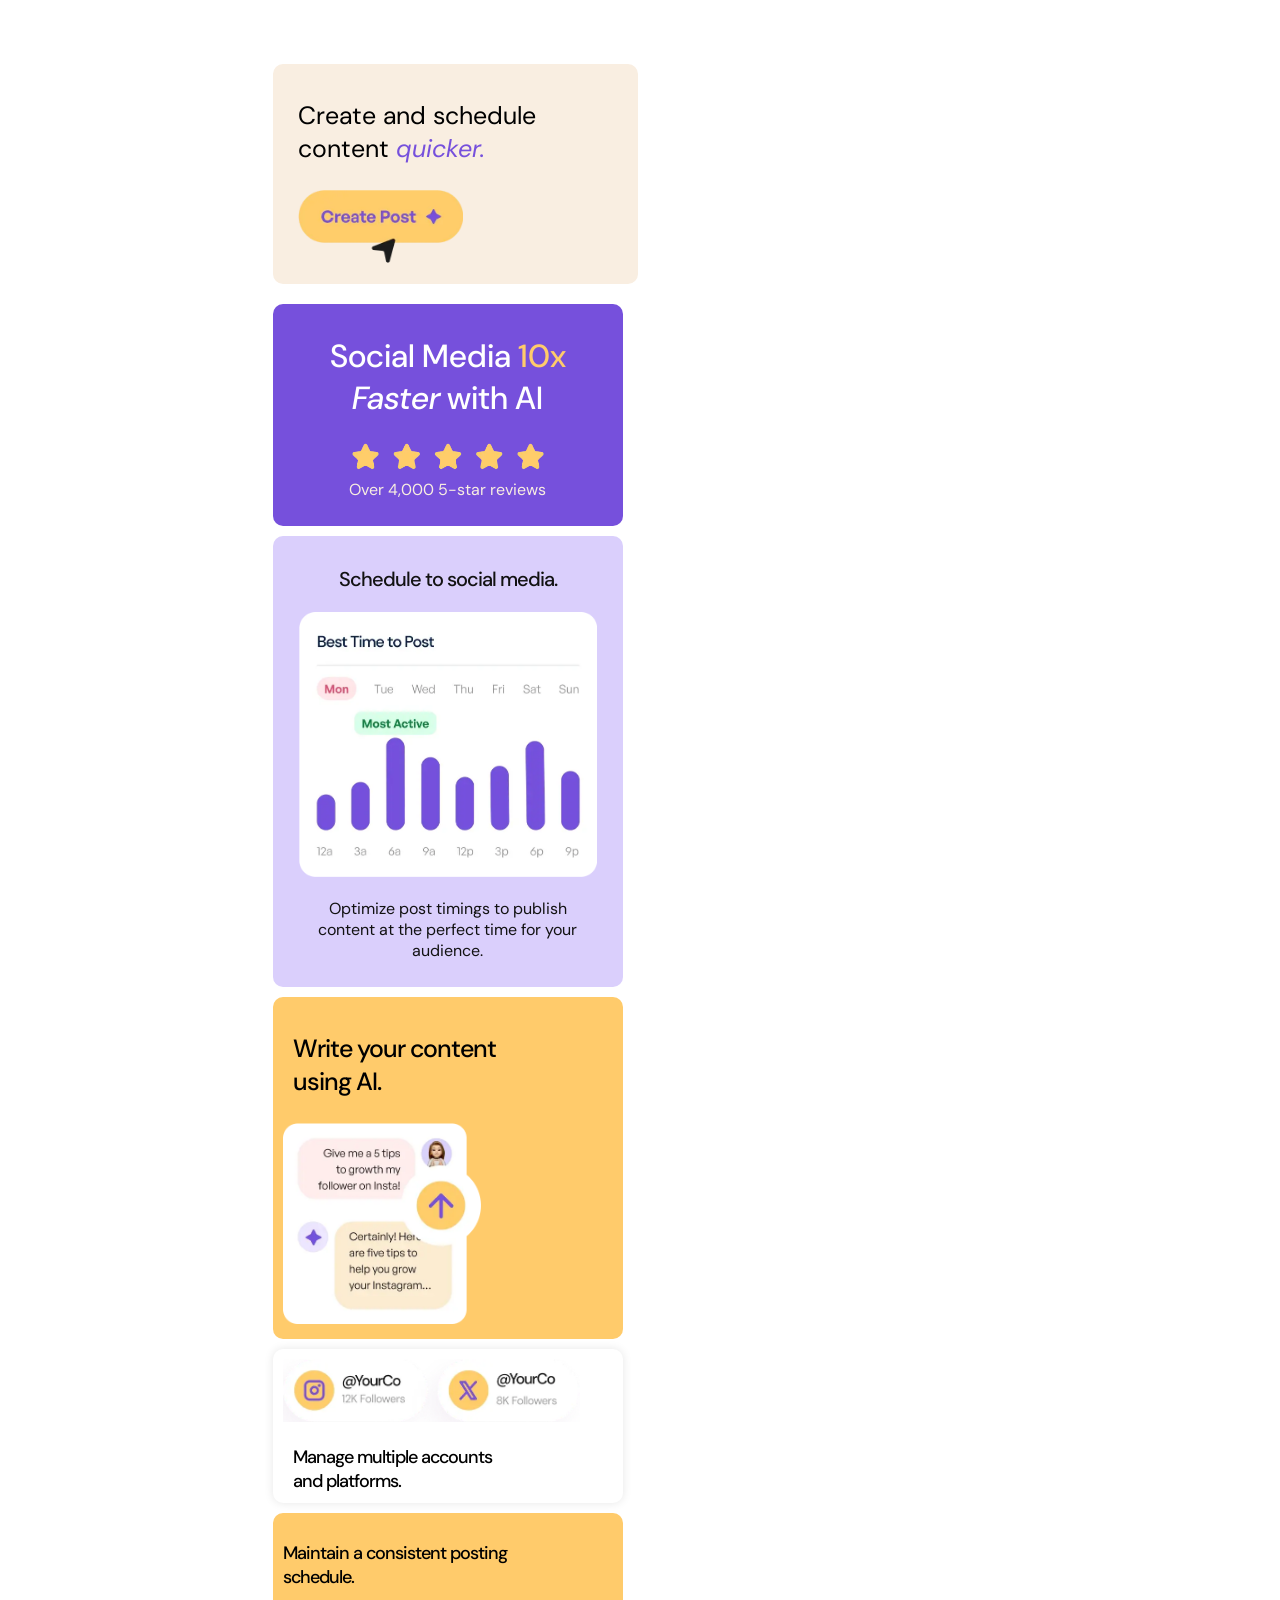
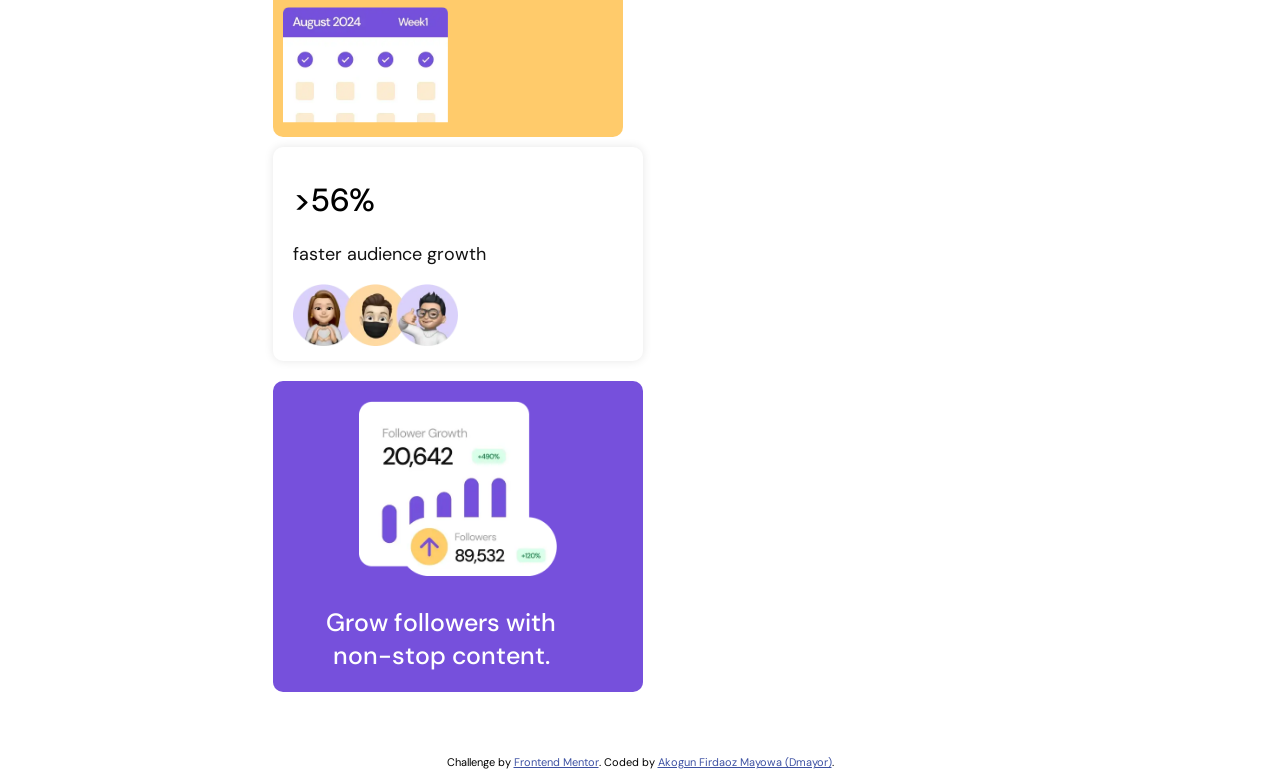
<file: index.html>
<!DOCTYPE html>
<html lang="en">
<head>
  <meta charset="UTF-8">
  <meta name="viewport" content="width=device-width, initial-scale=1.0"> <!-- displays site properly based on user's device -->
   <link rel="preconnect" href="https://fonts.googleapis.com">
<link rel="preconnect" href="https://fonts.gstatic.com" crossorigin>
<link href="https://fonts.googleapis.com/css2?family=DM+Sans:ital,opsz,wght@0,9..40,100..1000;1,9..40,100..1000&family=Roboto:ital,wght@0,100..900;1,100..900&display=swap" rel="stylesheet">
  <link rel="icon" type="image/png" sizes="32x32" href="./assets/images/favicon-32x32.png">
  <link rel="stylesheet" href="style.css">
  <title>Frontend Mentor | Bento grid</title>
  <!-- Feel free to remove these styles or customise in your own stylesheet 👍 -->
</head>
<body>
  <div class="wrapper">
  <div class="all">
    <div class="create">
      <p> Create and schedule content <span class="content"> quicker.</span> </p>
    <img src="images/illustration-create-post.webp">
  </div>
<div class="media">
 <h1 class="social"> Social Media <span class="x">10x</span> <span class="faster"> Faster</span>  with AI </h1>
 <img src="images/illustration-five-stars.webp">
 <p class="over"> Over 4,000 5-star reviews</p>
 </div>
 <div class="schedule">
  <p class="schedulep"> Schedule to social media.</p>
  <img src="images/illustration-schedule-posts.webp">
    <p class="optimize"> Optimize post timings to publish content at the perfect time for your audience.</p>
  </div>
  <div class="write">
    <p> Write your content using AI.</p>
    <img src="images/illustration-ai-content.webp">
  </div>
  <div class="multiple-accounts"> 
  <img src="images/illustration-multiple-platforms.webp">
  <p class="manage"> Manage multiple accounts and platforms.</p>
  </div>
  <div class="maintain">
  <p class="consistent"> Maintain a consistent posting schedule.</p>
  <img src="images/illustration-consistent-schedule.webp">
  </div>
  <div class="fast">
  <h1 class="percent"> >56% </h1>
  <p class="audience"> faster audience growth</p>
  <img src="images/illustration-audience-growth.webp">
    </div>
  <div class="grow">
    <img src="images/illustration-grow-followers.webp">
  <p class="followers"> Grow followers with non-stop content.</p>
  </div>
  </div>
<footer class="attribution">
    Challenge by <a href="https://www.frontendmentor.io?ref=challenge">Frontend Mentor</a>. 
    Coded by <a href="#">Akogun Firdaoz Mayowa (Dmayor)</a>.
  </footer>
  </div>
</body>
</html>
</file>
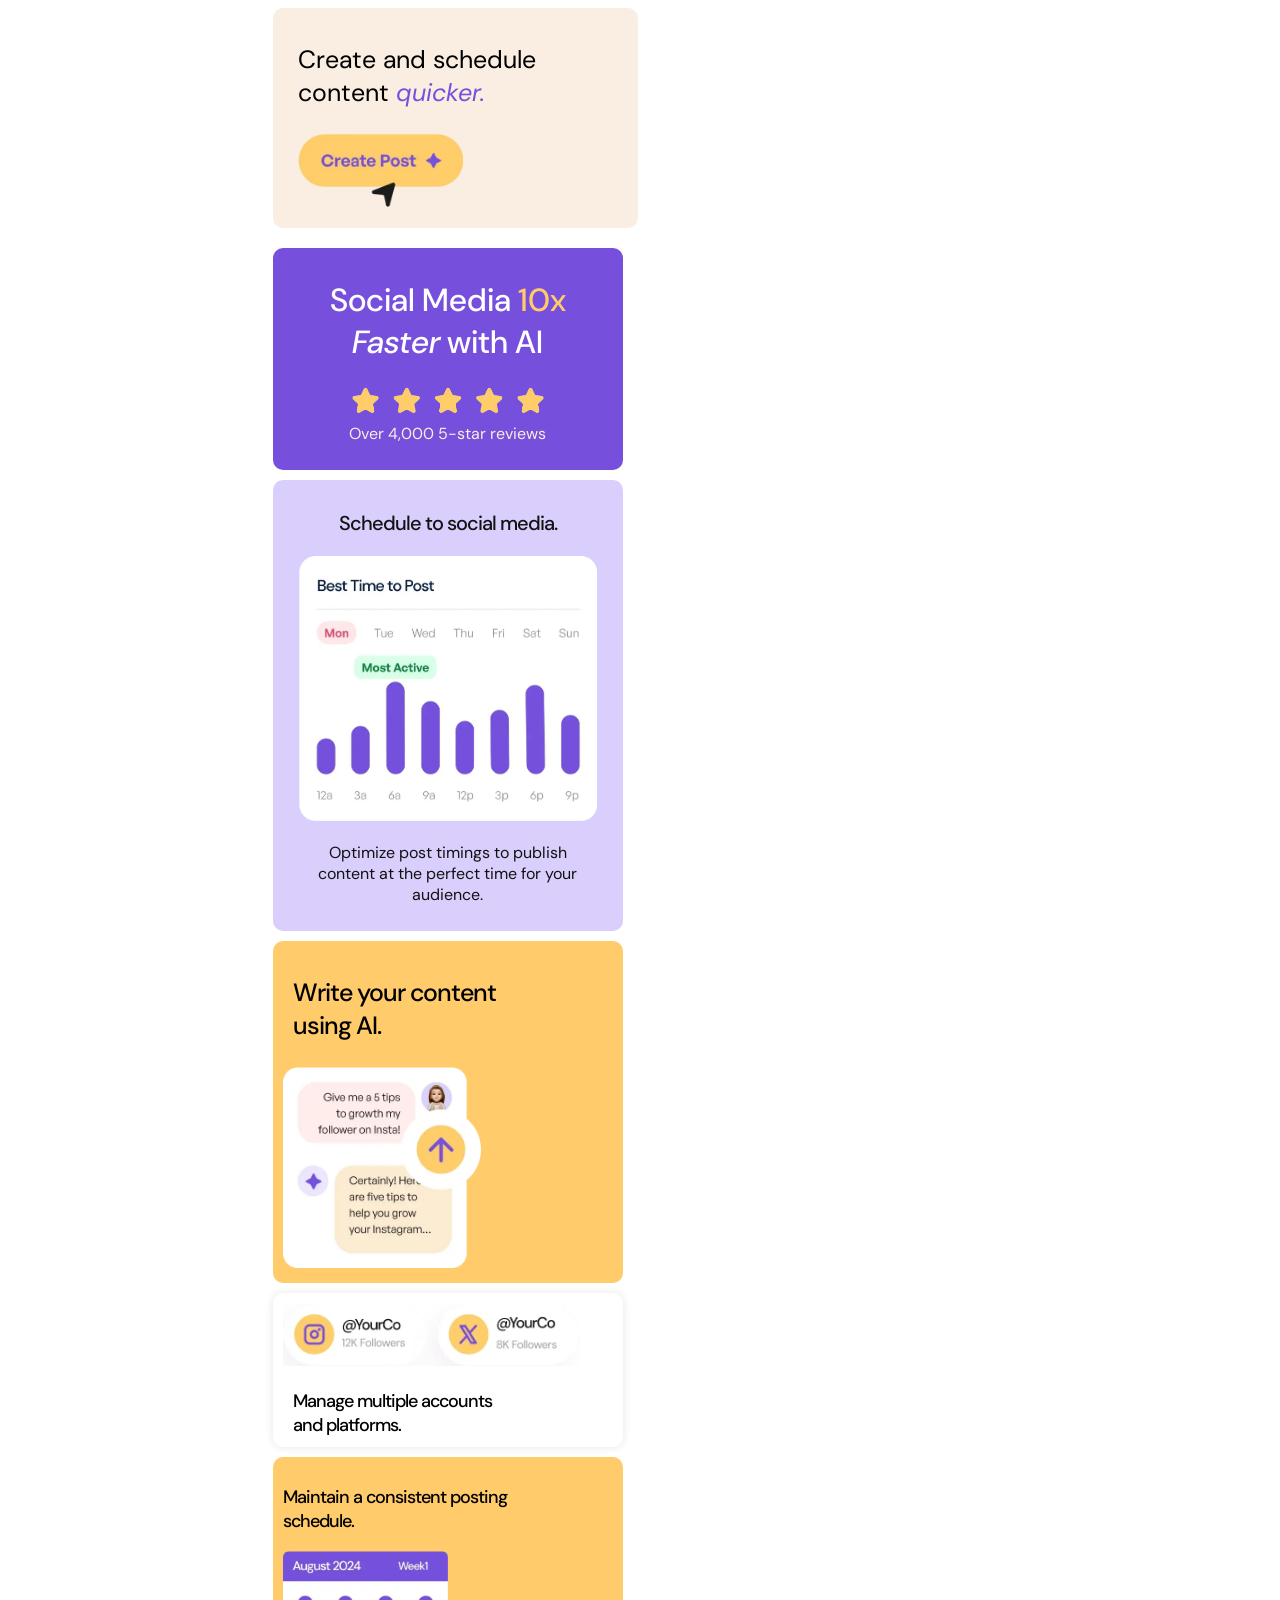
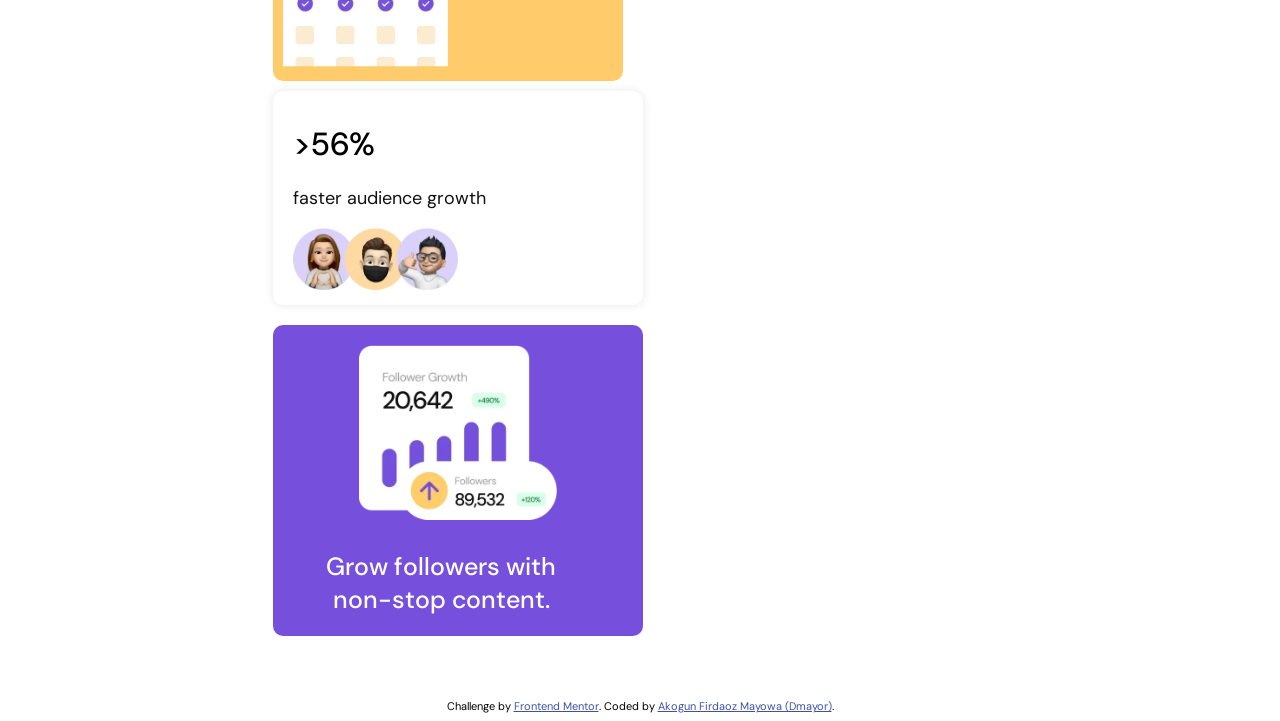
<file: bento-grid-main/index.html>
<!DOCTYPE html>
<html lang="en">
<head>
  <meta charset="UTF-8">
  <meta name="viewport" content="width=device-width, initial-scale=1.0"> <!-- displays site properly based on user's device -->
   <link rel="preconnect" href="https://fonts.googleapis.com">
<link rel="preconnect" href="https://fonts.gstatic.com" crossorigin>
<link href="https://fonts.googleapis.com/css2?family=DM+Sans:ital,opsz,wght@0,9..40,100..1000;1,9..40,100..1000&family=Roboto:ital,wght@0,100..900;1,100..900&display=swap" rel="stylesheet">
  <link rel="icon" type="image/png" sizes="32x32" href="./assets/images/favicon-32x32.png">
  <link rel="stylesheet" href="./css/style.css">
  <title>Frontend Mentor | Bento grid</title>
  <!-- Feel free to remove these styles or customise in your own stylesheet 👍 -->
</head>
<body>
  <div class="wrapper">
  <div class="all">
    <div class="create">
    <p> Create and schedule content <span class="content"> quicker.</span> </p>
    <img src="/bento-grid-main/assets/images/illustration-create-post.webp">
  </div>
<div class="media">
 <h1 class="social"> Social Media <span class="x">10x</span> <span class="faster"> Faster</span>  with AI </h1>
 <img src="/bento-grid-main/assets/images/illustration-five-stars.webp">
 <p class="over"> Over 4,000 5-star reviews</p>
 </div>
 <div class="schedule">
  <p class="schedulep"> Schedule to social media.</p>
  <img src="/bento-grid-main/assets/images/illustration-schedule-posts.webp">
    <p class="optimize"> Optimize post timings to publish content at the perfect time for your audience.</p>
  </div>
  <div class="write">
    <p> Write your content using AI.</p>
    <img src="/bento-grid-main/assets/images/illustration-ai-content.webp">
  </div>
  <div class="multiple-accounts"> 
  <img src="/bento-grid-main/assets/images/illustration-multiple-platforms.webp">
  <p class="manage"> Manage multiple accounts and platforms.</p>
  </div>
  <div class="maintain">
  <p class="consistent"> Maintain a consistent posting schedule.</p>
  <img src="/bento-grid-main/assets/images/illustration-consistent-schedule.webp">
  </div>
  <div class="fast">
  <h1 class="percent"> >56% </h1>
  <p class="audience"> faster audience growth</p>
  <img src="/bento-grid-main/assets/images/illustration-audience-growth.webp">
    </div>
  <div class="grow">
    <img src="/bento-grid-main/assets/images/illustration-grow-followers.webp">
  <p class="followers"> Grow followers with non-stop content.</p>
  </div>
  </div>
<footer class="attribution">
    Challenge by <a href="https://www.frontendmentor.io?ref=challenge">Frontend Mentor</a>. 
    Coded by <a href="#">Akogun Firdaoz Mayowa (Dmayor)</a>.
  </footer>
  </div>
</body>
</html>
</file>
<file: style.css>
body {
      font-family: DM Sans, Arial;
      margin-top: 5%;
    }
    .wrapper {
      display: flex;
      flex-direction: column;
      justify-content: center;
      align-items: center;
    }
    .create {
      width: 45%;
      background-color: hsl(31, 66%, 93%);
      padding: 10px;
      padding-left: 25px;
      margin-bottom: 20px;
      border-radius: 10px;
    }
    .create img {
      width: 50%;
    }
    .create p {
      font-size: 25px;
      font-weight: 400;
    }
    .content {
      font-style: italic;
      color: hsl(256, 67%, 59%);
    }
    .media {
      width: 45%;
      background-color: hsl(256, 67%, 59%);
      text-align: center;
      padding: 10px;
      border-radius: 10px;
    }
    .media img {
      width: 60%;
      margin-bottom: 0;
    }
    .media h1 {
      width: 80%;
      color: hsl(0, 0%, 100%);
      font-weight: 500;
      margin-left: 10%;
    }
    .media p {
      margin-top: 0;
      color: hsl(31, 66%, 93%);
    }
    .x {
      color: hsl(39, 100%, 71%);
    }
    .faster {
      font-style: italic;
    }
    .schedule {
      width: 45%;
      background-color: hsl(254, 88%, 90%);
      text-align: center;
      padding: 10px;
      margin-top: 10px;
      border-radius: 10px;
    }
    .schedulep {
      font-size: 20px;
      font-weight: 500;
      letter-spacing: -1px;
      color: hsl(0, 0%, 7%);
    }
    .schedule img {
      width: 90%;
    } 
    .optimize {
      width: 86%;
      font-weight: 400;
      font-size: 16px;
      color: hsl(0, 0%, 7%);
      margin-left: 7%;
    }
    .write {
      width: 45%;
      background-color: hsl(39, 100%, 71%);
      padding: 10px;
      border-radius: 10px;
      margin-top: 10px;
    }
    .write p {
      width: 80%;
      font-size: 25px;
      font-weight: 500;
      letter-spacing: -1px;
      padding-left: 10px;
    }
    .write img {
      width: 60%;
    }
    .multiple-accounts {
      width: 45%;
      background-color: hsl(0, 0%, 100%);
      border-radius: 10px;
      box-shadow: 0px 0px 10px rgb(0, 0, 0, 0.1);
      margin-top: 10px;
      padding: 10px;
    }
    .multiple-accounts img {
      width: 90%;
    }
    .multiple-accounts p {
      width: 70%;
      font-size: 18px;
      font-weight: 500;
      letter-spacing: -1px;
      margin-left: 10px;
      margin-bottom: 0;
    }
    .maintain {
      width: 45%;
      background-color: hsl(39, 100%, 71%);
      padding: 10px;
      border-radius: 10px;
      margin-top: 10px;
      margin-bottom: 0;
      padding-bottom: 0;
    }
    .maintain p {
      width: 70%;
      font-size: 18px;
      font-weight: 500;
      letter-spacing: -1px;
    }
    .maintain img {
      width: 50%;
      clip-path: inset(0 0 10px 0);
    }
    .fast {
      width: 45%;
      background-color: hsl(0, 0%, 100%);
      border-radius: 10px;
      box-shadow: 0px 0px 10px rgb(0, 0, 0, 0.1);
      padding: 10px 20px;
      margin-top: 10px;
    }
    .fast img {
      width: 50%;
    }
    .fast p {
      font-size: 18px;
      margin-top: 0;
      color: hsl(0, 0%, 7%);
    }
    .fast h1 {
      font-weight: 500;
    }
    .grow {
      width: 45%;
      background-color: hsl(256, 67%, 59%);
      border-radius: 10px;
      text-align: center;
      padding: 20px;
      margin-top: 20px;
    }
    .grow img {
      width: 60%;
    }
    .grow p {
      width: 70%;
      margin-left: 10%;
      font-size: 25px;
      font-weight: 500;
      color: hsl(0, 0%, 100%);
      margin-bottom: 0;
    }
    @media (max-width:375px) {
      .all {
        display: flex;
        flex-direction: column;
        justify-content: center;
        align-items: center;
        gap: 20px;
      }
      .media {
        width: 90%;
        order: 1;
      }
      .multiple-accounts {
        width: 90%;
        order: 2;
      }
      .maintain {
        width: 90%;
        order: 3;
      }
      .schedule {
        width: 90%;
        order: 4;
      }
      .grow {
        width: 90%;
        order: 5;
      }
      .fast {
        width: 90%;
        order: 6;
      }
      .create {
        width: 90%;
        order: 7;
      }
      .write {
        width: 90%;
        order: 8;
      }
    }
    @media (min-width:1440px) {
      .wrapper {
        display: flex;
        justify-content: center;
        align-items: center;
      }
      .all {
        display: grid;
        place-items: center;
        grid-template-columns: repeat(4, 1fr);
        max-width: 1440px;
        margin: 0, auto;
      }
      .create {
        width: 43%;
        grid-column: span 1;
        grid-row: span 1;
        height: 75%;
        margin-left: 145%;
        margin-top: 28%;
      }
      .create img {
        width: 80%;
      }
      .media {
        width: 45%;
        height: 50%;
        grid-column: span 2;
        grid-row:  span 1;
        margin-top: -2%;
      }
      .schedule {
        width: 40%;
        height: 80%;
        grid-column: span 1;
        grid-row: span 2;
        margin-left: -153%;
        margin-top: 22%;
      }
      .schedule img {
        width: 140%;
        margin-left: 10%;
        clip-path: inset(0 30% 0 0);
      }
      .schedulep {
        margin-left: 10%;
        text-align: left;
      }
      .optimize {
        font-size: 14px;
        text-align: left;
      }
      .write {
        width: 45%;
        height: 250px;
        grid-row: span 2;
        grid-column: span 1;
        margin-left: 145%;
        margin-top: 2%;
      }
      .write p {
        margin-top: 0;
      }
      .write img {
        width: 70%;
      }
      .multiple-accounts {
        width: 40%;
        height: 165px;
        grid-row: span 1;
        grid-column: span 1;
        margin-top: -24%;
        margin-left: 50%;
      }
      .multiple-accounts img {
        width: 130%;
        clip-path: inset(0 20% 0 0);
      }
      .maintain {
        width: 40%;
        height: 175px;
        grid-row: span 1;
        grid-column:  span 1;
        margin-left: -50%;
        margin-top: -26%;
      }
      .maintain img {
       width: 100%;
        clip-path: inset(0 0 49% 0); 
        margin-left: 1%;
      }
      .maintain p {
        margin-left: 5%;
        margin-top: 0;
      }
      .fast {
        width: 35%;
        height: 150px;
        grid-row: span 1;
        grid-column: span 1;
        margin-top: 3%;
        margin-left: 50%;
      }
      .fast p {
        font-size: 12px;
      }
      .grow {
        width: 44%;
        height: 130px;
        display: flex;
        justify-content: center;
        align-items: center;
        grid-row: span 1;
        grid-column: span 2;
        text-align: left;
        margin-left: -47%;
        margin-top: 2%;
      }
      .grow p {
        font-size: 18px;
      }
      .grow img {
        width: 40%;
      }
    }
    .attribution { font-size: 0.6875rem; text-align: center; margin-top: 5%; }
    .attribution a { color: hsl(228, 45%, 44%); }
</file>
<file: bento-grid-main/css/style.css>
body {
      font-family: DM Sans, Arial;
    }
    .wrapper {
      display: flex;
      flex-direction: column;
      justify-content: center;
      align-items: center;
    }
    .create {
      width: 45%;
      background-color: hsl(31, 66%, 93%);
      padding: 10px;
      padding-left: 25px;
      margin-bottom: 20px;
      border-radius: 10px;
    }
    .create img {
      width: 50%;
    }
    .create p {
      font-size: 25px;
      font-weight: 400;
    }
    .content {
      font-style: italic;
      color: hsl(256, 67%, 59%);
    }
    .media {
      width: 45%;
      background-color: hsl(256, 67%, 59%);
      text-align: center;
      padding: 10px;
      border-radius: 10px;
    }
    .media img {
      width: 60%;
      margin-bottom: 0;
    }
    .media h1 {
      width: 80%;
      color: hsl(0, 0%, 100%);
      font-weight: 500;
      margin-left: 10%;
    }
    .media p {
      margin-top: 0;
      color: hsl(31, 66%, 93%);
    }
    .x {
      color: hsl(39, 100%, 71%);
    }
    .faster {
      font-style: italic;
    }
    .schedule {
      width: 45%;
      background-color: hsl(254, 88%, 90%);
      text-align: center;
      padding: 10px;
      margin-top: 10px;
      border-radius: 10px;
    }
    .schedulep {
      font-size: 20px;
      font-weight: 500;
      letter-spacing: -1px;
      color: hsl(0, 0%, 7%);
    }
    .schedule img {
      width: 90%;
    } 
    .optimize {
      width: 86%;
      font-weight: 400;
      font-size: 16px;
      color: hsl(0, 0%, 7%);
      margin-left: 7%;
    }
    .write {
      width: 45%;
      background-color: hsl(39, 100%, 71%);
      padding: 10px;
      border-radius: 10px;
      margin-top: 10px;
    }
    .write p {
      width: 80%;
      font-size: 25px;
      font-weight: 500;
      letter-spacing: -1px;
      padding-left: 10px;
    }
    .write img {
      width: 60%;
    }
    .multiple-accounts {
      width: 45%;
      background-color: hsl(0, 0%, 100%);
      border-radius: 10px;
      box-shadow: 0px 0px 10px rgb(0, 0, 0, 0.1);
      margin-top: 10px;
      padding: 10px;
    }
    .multiple-accounts img {
      width: 90%;
    }
    .multiple-accounts p {
      width: 70%;
      font-size: 18px;
      font-weight: 500;
      letter-spacing: -1px;
      margin-left: 10px;
      margin-bottom: 0;
    }
    .maintain {
      width: 45%;
      background-color: hsl(39, 100%, 71%);
      padding: 10px;
      border-radius: 10px;
      margin-top: 10px;
      margin-bottom: 0;
      padding-bottom: 0;
    }
    .maintain p {
      width: 70%;
      font-size: 18px;
      font-weight: 500;
      letter-spacing: -1px;
    }
    .maintain img {
      width: 50%;
      clip-path: inset(0 0 10px 0);
    }
    .fast {
      width: 45%;
      background-color: hsl(0, 0%, 100%);
      border-radius: 10px;
      box-shadow: 0px 0px 10px rgb(0, 0, 0, 0.1);
      padding: 10px 20px;
      margin-top: 10px;
    }
    .fast img {
      width: 50%;
    }
    .fast p {
      font-size: 18px;
      margin-top: 0;
      color: hsl(0, 0%, 7%);
    }
    .fast h1 {
      font-weight: 500;
    }
    .grow {
      width: 45%;
      background-color: hsl(256, 67%, 59%);
      border-radius: 10px;
      text-align: center;
      padding: 20px;
      margin-top: 20px;
    }
    .grow img {
      width: 60%;
    }
    .grow p {
      width: 70%;
      margin-left: 10%;
      font-size: 25px;
      font-weight: 500;
      color: hsl(0, 0%, 100%);
      margin-bottom: 0;
    }
    @media (max-width:375px) {
      .all {
        display: flex;
        flex-direction: column;
        justify-content: center;
        align-items: center;
        gap: 20px;
      }
      .media {
        width: 90%;
        order: 1;
      }
      .multiple-accounts {
        width: 90%;
        order: 2;
      }
      .maintain {
        width: 90%;
        order: 3;
      }
      .schedule {
        width: 90%;
        order: 4;
      }
      .grow {
        width: 90%;
        order: 5;
      }
      .fast {
        width: 90%;
        order: 6;
      }
      .create {
        width: 90%;
        order: 7;
      }
      .write {
        width: 90%;
        order: 8;
      }
    }
    @media (min-width:1440px) {
      .wrapper {
        display: flex;
        justify-content: center;
        align-items: center;
      }
      .all {
        display: grid;
        grid-template-columns: repeat(4, 1fr);
        max-width: 1440px;
        margin: 0, auto;
      }
      .create {
        width: 43%;
        grid-column: span 1;
        grid-row: span 1;
        height: 110%;
        margin-left: 42%;
      }
      .create img {
        width: 80%;
      }
      .media {
        width: 45%;
        height: 70%;
        grid-column: span 2;
        grid-row:  span 1;
      }
      .schedule {
        width: 40%;
        height: 82%;
        grid-column: span 1;
        grid-row: span 2;
        margin-left: -100%;
        margin-top: -0%;
      }
      .schedule img {
        width: 140%;
        margin-left: 10%;
        clip-path: inset(0 30% 0 0);
      }
      .schedulep {
        margin-left: 10%;
        text-align: left;
      }
      .optimize {
        font-size: 14px;
        text-align: left;
      }
      .write {
        width: 45%;
        height: 70%;
        grid-row: span 2;
        grid-column: span 1;
        margin-left: 43%;
        margin-top: 17%;
      }
      .write p {
        margin-top: 0;
      }
      .write img {
        width: 70%;
      }
      .multiple-accounts {
        width: 40%;
        height: 85%;
        grid-row: span 1;
        grid-column: span 1;
        margin-top: -13%;
      }
      .multiple-accounts img {
        width: 130%;
        clip-path: inset(0 20% 0 0);
      }
      .maintain {
        width: 40%;
        height: 87%;
        grid-row: span 1;
        grid-column:  span 1;
        margin-left: -50%;
        margin-top: -13%;
      }
      .maintain img {
       width: 100%;
        clip-path: inset(0 0 49% 0); 
        margin-left: 1%;
      }
      .maintain p {
        margin-left: 5%;
        margin-top: 0;
      }
      .fast {
        width: 35%;
        height: 100%;
        grid-row: span 1;
        grid-column: span 1;
        margin-top: -10%;
      }
      .fast p {
        font-size: 12px;
      }
      .grow {
        width: 44%;
        height: 90%;
        display: flex;
        justify-content: center;
        align-items: center;
        grid-row: span 1;
        grid-column: span 2;
        text-align: left;
        margin-left: -25%;
        margin-top: -5%;
      }
      .grow img {
        width: 40%;
      }
    }
    .attribution { font-size: 0.6875rem; text-align: center; margin-top: 5%; }
    .attribution a { color: hsl(228, 45%, 44%); }
</file>
